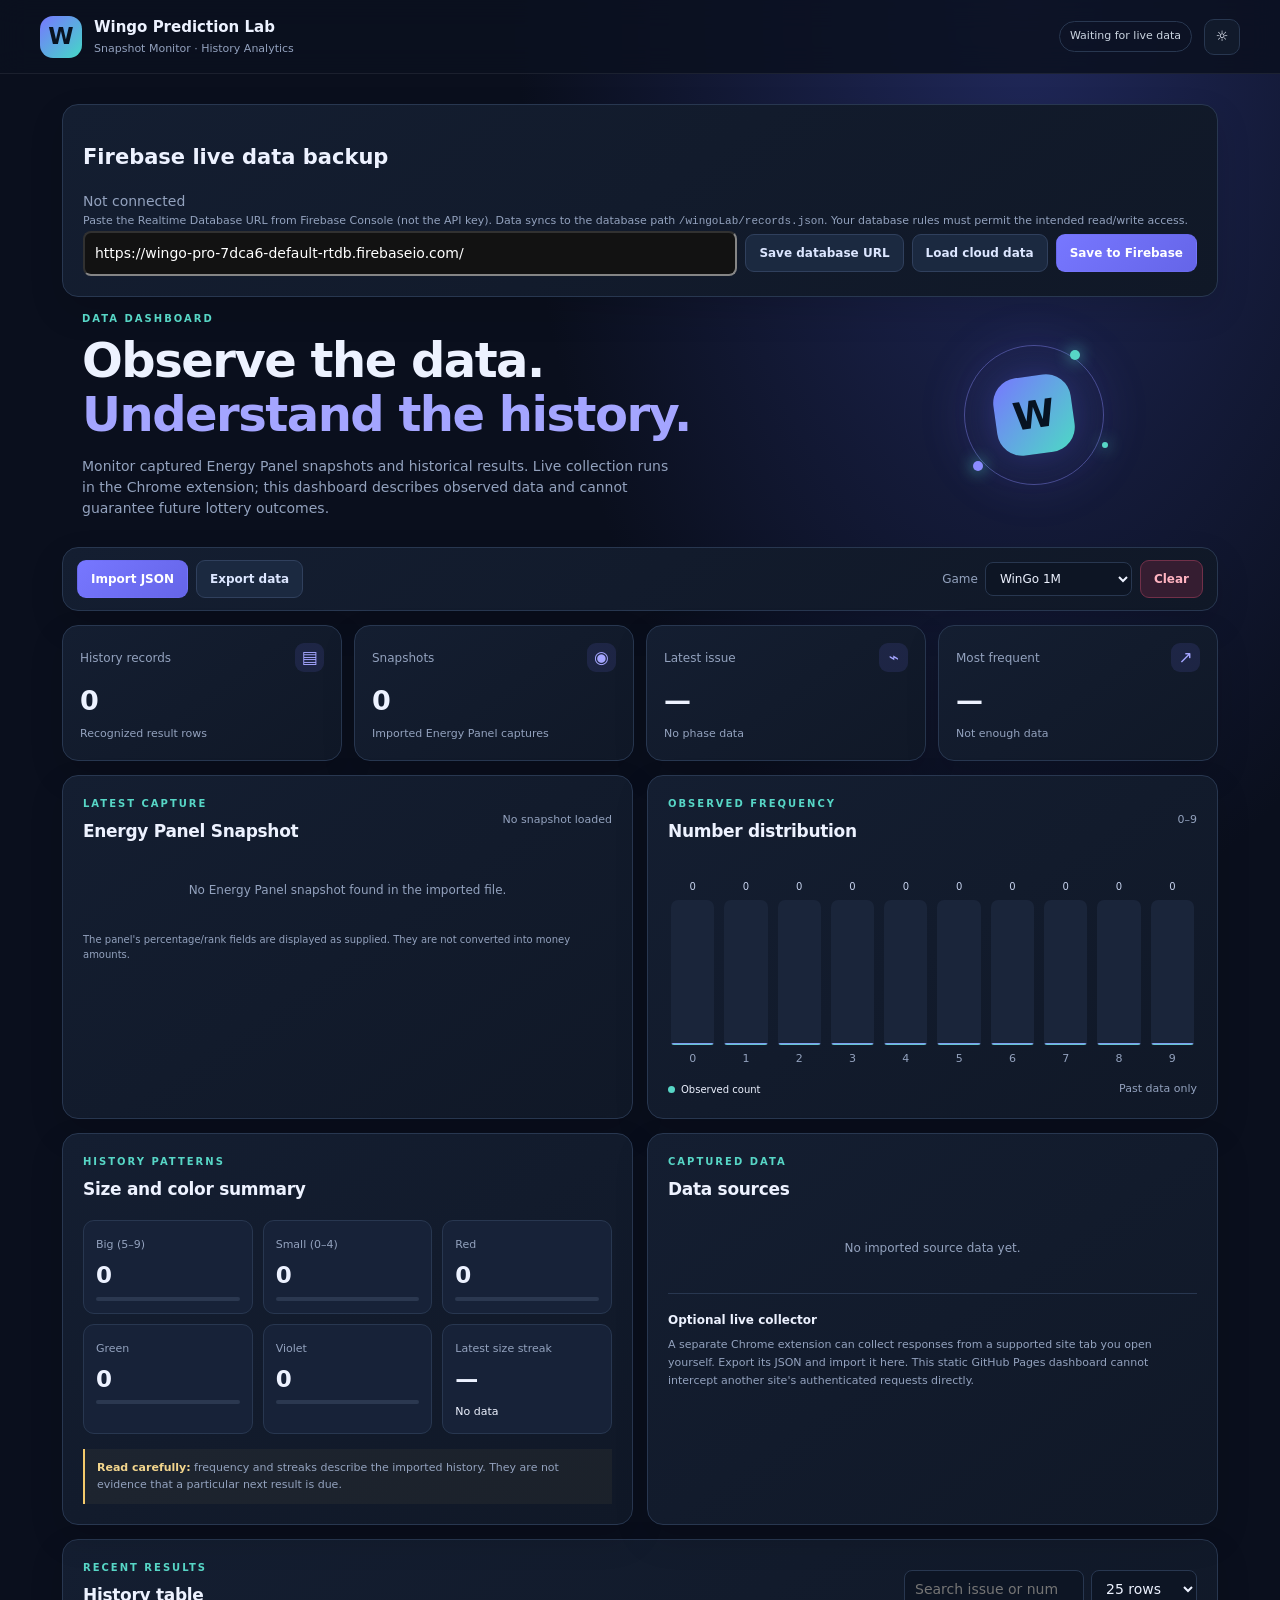
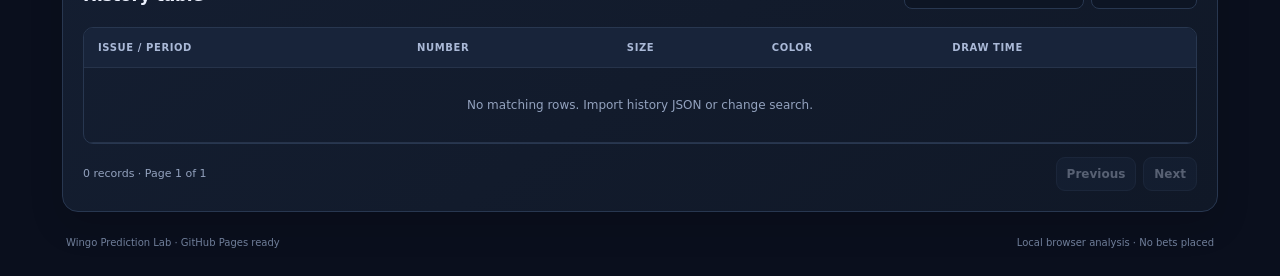
<file: index.html>
<!doctype html>
<html lang="en">
<head>
  <meta charset="utf-8">
  <meta name="viewport" content="width=device-width,initial-scale=1">
  <meta name="theme-color" content="#10172a">
  <meta name="description" content="Wingo Prediction Lab: snapshot data viewer and historical pattern analysis dashboard.">
  <title>Wingo Prediction Lab</title>
  <link rel="stylesheet" href="./styles.css">
</head>
<body>
  <header class="topbar">
    <a class="brand" href="./"><span class="brand-icon">W</span><span><b>Wingo Prediction Lab</b><small>Snapshot Monitor · History Analytics</small></span></a>
    <div class="header-actions"><span id="connectionPill" class="pill neutral">Demo mode</span><button id="themeToggle" class="icon-button" title="Toggle theme" aria-label="Toggle theme">☼</button></div>
  </header>
  <main class="container">

    <section class="panel" id="firebasePanel">
      <div class="line"><h2>Firebase live data backup</h2><span id="firebaseStatus" class="muted">Not connected</span></div>
      <p class="muted compact">Paste the Realtime Database URL from Firebase Console (not the API key). Data syncs to the database path <code>/wingoLab/records.json</code>. Your database rules must permit the intended read/write access.</p>
      <div class="toolbar-left" style="gap:8px;flex-wrap:wrap"><input id="firebaseUrl" type="url" placeholder="https://YOUR-DATABASE-URL.firebasedatabase.app" style="min-width:260px;flex:1;padding:10px;border-radius:8px"><button id="saveFirebaseUrl" class="button secondary">Save database URL</button><button id="firebaseLoad" class="button secondary">Load cloud data</button><button id="firebasePush" class="button">Save to Firebase</button></div>
    </section>
    <section class="hero">
      <div><p class="eyebrow">DATA DASHBOARD</p><h1>Observe the data.<br><span>Understand the history.</span></h1><p class="hero-copy">Monitor captured Energy Panel snapshots and historical results. Live collection runs in the Chrome extension; this dashboard describes observed data and cannot guarantee future lottery outcomes.</p></div>
      <div class="hero-orb" aria-hidden="true"><div class="orb-ring"></div><div class="orb-center">W</div><span class="orb-dot d1"></span><span class="orb-dot d2"></span><span class="orb-dot d3"></span></div>
    </section>
    <section class="toolbar panel">
      <div class="toolbar-left"><label class="file-button">Import JSON <input id="importFile" type="file" accept=".json,application/json"></label><button id="exportData" class="button secondary">Export data</button></div>
      <div class="toolbar-right"><label class="select-label">Game <select id="gameSelect"><option value="WinGo_1M">WinGo 1M</option><option value="WinGo_30S">WinGo 30S</option><option value="all">All imported data</option></select></label><button id="clearData" class="button danger">Clear</button></div>
    </section>
    <section class="metric-grid">
      <article class="metric panel"><div class="metric-head"><span>History records</span><span class="metric-icon">▤</span></div><strong id="metricHistory">0</strong><small>Recognized result rows</small></article>
      <article class="metric panel"><div class="metric-head"><span>Snapshots</span><span class="metric-icon">◉</span></div><strong id="metricSnapshots">0</strong><small>Imported Energy Panel captures</small></article>
      <article class="metric panel"><div class="metric-head"><span>Latest issue</span><span class="metric-icon">⌁</span></div><strong id="metricIssue">—</strong><small id="metricPhase">No phase data</small></article>
      <article class="metric panel"><div class="metric-head"><span>Most frequent</span><span class="metric-icon">↗</span></div><strong id="metricTop">—</strong><small id="metricTopSub">Not enough data</small></article>
    </section>
    <section class="two-col">
      <article class="panel">
        <div class="section-heading"><div><p class="eyebrow">LATEST CAPTURE</p><h2>Energy Panel Snapshot</h2></div><span id="snapshotTime" class="subtle">No snapshot loaded</span></div>
        <div id="snapshotSummary" class="empty-state">No live snapshot yet. Install the Chrome collector and connect it to the Wingo page.</div>
        <div id="snapshotNumbers" class="snapshot-grid"></div>
        <p class="footnote">The panel's percentage/rank fields are displayed as supplied. They are not converted into money amounts.</p>
      </article>
      <article class="panel">
        <div class="section-heading"><div><p class="eyebrow">OBSERVED FREQUENCY</p><h2>Number distribution</h2></div><span class="subtle">0–9</span></div>
        <div id="frequencyChart" class="bar-chart"><p class="empty-state">Load history to build the chart.</p></div>
        <div class="legend"><span><i class="legend-dot"></i>Observed count</span><span class="subtle">Past data only</span></div>
      </article>
    </section>
    <section class="two-col">
      <article class="panel">
        <div class="section-heading"><div><p class="eyebrow">HISTORY PATTERNS</p><h2>Size and color summary</h2></div></div>
        <div class="summary-grid">
          <div class="summary-card"><span class="muted">Big (5–9)</span><strong id="bigCount">0</strong><div class="progress"><i id="bigBar"></i></div></div>
          <div class="summary-card"><span class="muted">Small (0–4)</span><strong id="smallCount">0</strong><div class="progress"><i id="smallBar"></i></div></div>
          <div class="summary-card"><span class="muted">Red</span><strong id="redCount">0</strong><div class="progress"><i id="redBar"></i></div></div>
          <div class="summary-card"><span class="muted">Green</span><strong id="greenCount">0</strong><div class="progress"><i id="greenBar"></i></div></div>
          <div class="summary-card"><span class="muted">Violet</span><strong id="violetCount">0</strong><div class="progress"><i id="violetBar"></i></div></div>
          <div class="summary-card"><span class="muted">Latest size streak</span><strong id="streakValue">—</strong><small id="streakSub">No data</small></div>
        </div>
        <div class="notice"><b>Read carefully:</b> frequency and streaks describe the imported history. They are not evidence that a particular next result is due.</div>
      </article>
      <article class="panel">
        <div class="section-heading"><div><p class="eyebrow">CAPTURED DATA</p><h2>Data sources</h2></div></div>
        <div id="sourceSummary" class="source-list"><div class="empty-state">No imported source data yet.</div></div>
        <div class="divider"></div>
        <h3 class="small-heading">Optional live collector</h3>
        <p class="muted compact">A separate Chrome extension can collect responses from a supported site tab you open yourself. Export its JSON and import it here. This static GitHub Pages dashboard cannot intercept another site's authenticated requests directly.</p>
      </article>
    </section>
    <section class="panel">
      <div class="section-heading history-heading"><div><p class="eyebrow">RECENT RESULTS</p><h2>History table</h2></div><div class="table-tools"><input id="searchHistory" type="search" placeholder="Search issue or number"><select id="pageSize"><option value="25">25 rows</option><option value="50">50 rows</option><option value="100">100 rows</option></select></div></div>
      <div class="table-wrap"><table><thead><tr><th>Issue / period</th><th>Number</th><th>Size</th><th>Color</th><th>Draw time</th></tr></thead><tbody id="historyRows"><tr><td colspan="5" class="empty-cell">No live history yet. Keep the supported Wingo page open while the collector runs.</td></tr></tbody></table></div>
      <div class="table-footer"><span id="tableInfo">0 records</span><div><button id="prevPage" class="button secondary small" disabled>Previous</button><button id="nextPage" class="button secondary small" disabled>Next</button></div></div>
    </section>
    <footer><span>Wingo Prediction Lab · GitHub Pages ready</span><span>Local browser analysis · No bets placed</span></footer>
  </main>
  <div id="toast" class="toast" role="status" aria-live="polite"></div>
  <script src="./app.js"></script>
  <script src="./firebase-sync.js"></script>
</body>
</html>
</file>
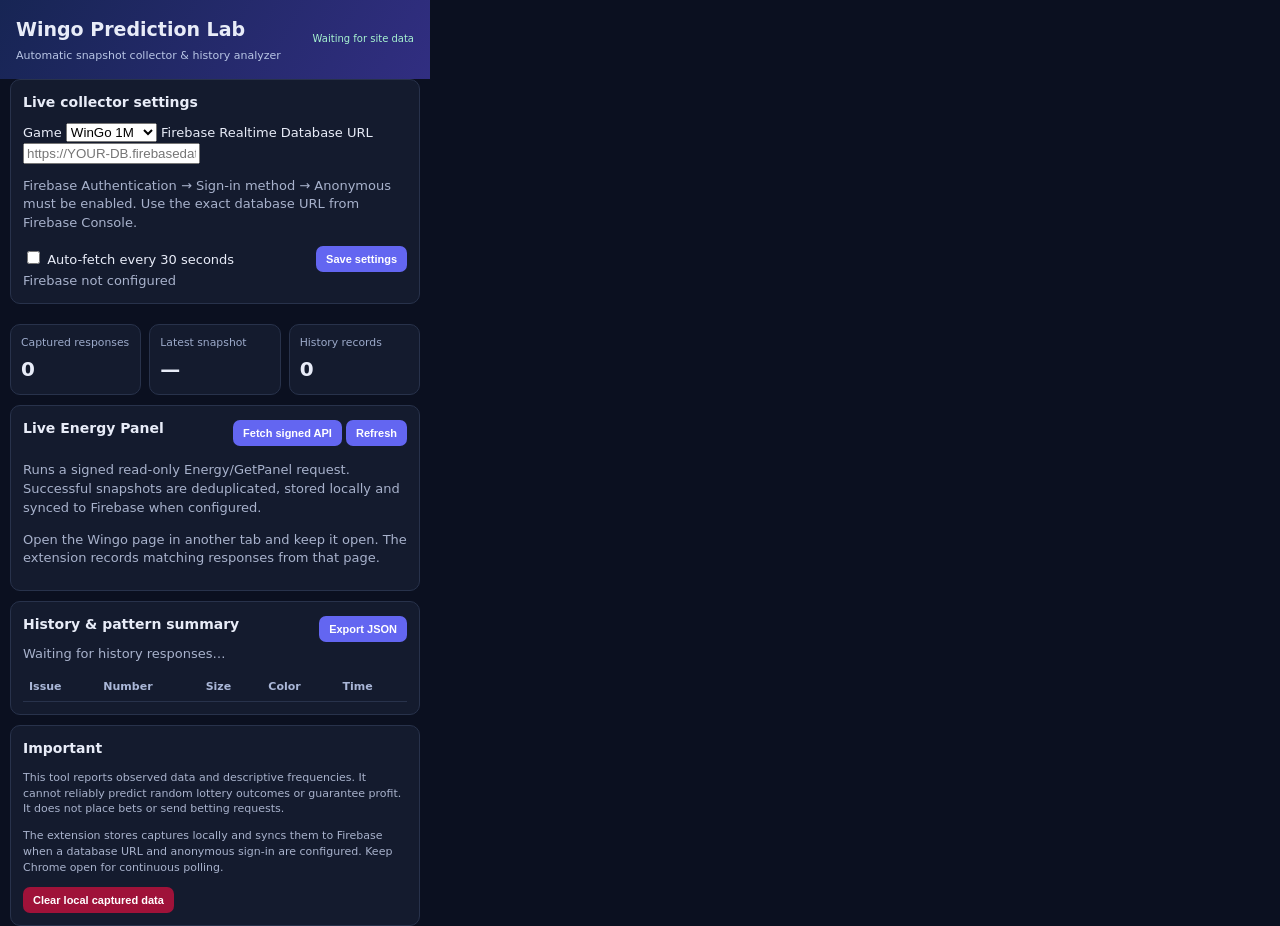
<file: popup.html>
<!doctype html>
<html lang="en">
<head>
<meta charset="utf-8">
<meta name="viewport" content="width=device-width,initial-scale=1">
<title>Wingo Prediction Lab</title>
<link rel="stylesheet" href="popup.css">
</head>
<body>
<header><div><h1>Wingo Prediction Lab</h1><p>Automatic snapshot collector & history analyzer</p></div><span id="status">Waiting for site data</span></header>
<main>
<section class="panel settings"><h2>Live collector settings</h2>
<label>Game <select id="gameCode"><option value="WinGo_1M">WinGo 1M</option><option value="WinGo_30S">WinGo 30S</option></select></label>
<label>Firebase Realtime Database URL <input id="databaseUrl" type="url" placeholder="https://YOUR-DB.firebasedatabase.app"></label>
<p class="muted">Firebase Authentication → Sign-in method → Anonymous must be enabled. Use the exact database URL from Firebase Console.</p>
<div class="line"><label><input type="checkbox" id="autoEnabled"> Auto-fetch every 30 seconds</label><button id="saveSettings">Save settings</button></div>
<div id="firebaseStatus" class="muted">Firebase not configured</div></section>
<section class="metrics">
<div class="metric"><small>Captured responses</small><strong id="total">0</strong></div>
<div class="metric"><small>Latest snapshot</small><strong id="snap">—</strong></div>
<div class="metric"><small>History records</small><strong id="historyCount">0</strong></div>
</section>
<section class="panel">
<div class="line"><h2>Live Energy Panel</h2><div><button id="fetchLive">Fetch signed API</button> <button id="refresh">Refresh</button></div></div><p class="muted">Runs a signed read-only Energy/GetPanel request. Successful snapshots are deduplicated, stored locally and synced to Firebase when configured.</p>
<div id="snapshot" class="muted">Open the Wingo page in another tab and keep it open. The extension records matching responses from that page.</div>
<div id="numbers" class="numbers"></div>
</section>
<section class="panel">
<div class="line"><h2>History & pattern summary</h2><button id="export">Export JSON</button></div>
<div id="analysis" class="muted">Waiting for history responses…</div>
<div class="tablewrap"><table><thead><tr><th>Issue</th><th>Number</th><th>Size</th><th>Color</th><th>Time</th></tr></thead><tbody id="rows"></tbody></table></div>
</section>
<section class="panel note">
<h2>Important</h2>
<p>This tool reports observed data and descriptive frequencies. It cannot reliably predict random lottery outcomes or guarantee profit. It does not place bets or send betting requests.</p>
<p>The extension stores captures locally and syncs them to Firebase when a database URL and anonymous sign-in are configured. Keep Chrome open for continuous polling.</p>
<button id="clear" class="danger">Clear local captured data</button>
</section>
</main>
<script src="popup.js"></script>
</body></html>
</file>
<file: styles.css>
:root{color-scheme:dark;--bg:#0a0f1d;--panel:#111a2b;--panel2:#172238;--border:#283750;--text:#edf2ff;--muted:#93a2be;--accent:#8b8cff;--accent2:#57d6c6;--danger:#fb7185;--shadow:0 14px 34px #0002}*{box-sizing:border-box}body{margin:0;background:radial-gradient(ellipse at 80% 0%,#20285a 0,transparent 35%),var(--bg);color:var(--text);font:14px/1.5 Inter,ui-sans-serif,system-ui,-apple-system,"Segoe UI",sans-serif}button,input,select{font:inherit}.topbar{height:74px;display:flex;align-items:center;justify-content:space-between;padding:0 max(22px,calc((100% - 1200px)/2));border-bottom:1px solid #ffffff12;background:#0b1120dd;backdrop-filter:blur(14px);position:sticky;top:0;z-index:10}.brand{display:flex;align-items:center;gap:12px;text-decoration:none;color:inherit}.brand-icon{display:grid;place-items:center;width:42px;height:42px;border-radius:13px;background:linear-gradient(135deg,#7777ff,#44d9c6);font-weight:900;font-size:23px;color:#081321}.brand b,.brand small{display:block}.brand b{font-size:15px}.brand small{color:var(--muted);font-size:11px;margin-top:2px}.header-actions{display:flex;align-items:center;gap:12px}.pill{padding:6px 10px;border:1px solid var(--border);border-radius:99px;font-size:11px}.pill.neutral{color:#cbd5e1}.icon-button{background:var(--panel);color:var(--text);border:1px solid var(--border);border-radius:10px;width:36px;height:36px;cursor:pointer}.container{max-width:1200px;margin:auto;padding:30px 22px 22px}.hero{display:flex;align-items:center;justify-content:space-between;min-height:220px;padding:14px 20px 28px}.eyebrow{font-size:10px;letter-spacing:2px;font-weight:800;color:var(--accent2);margin:0 0 8px}.hero h1{font-size:clamp(32px,4vw,48px);line-height:1.12;letter-spacing:-1.5px;margin:0}.hero h1 span{color:#a4a5ff}.hero-copy{max-width:600px;color:var(--muted);margin:15px 0 0}.hero-orb{width:150px;height:150px;margin-right:8%;position:relative;display:grid;place-items:center}.orb-ring{position:absolute;inset:5px;border:1px solid #8b8cff70;border-radius:50%;box-shadow:0 0 50px #6d6bff22,inset 0 0 40px #6d6bff15}.orb-center{display:grid;place-items:center;width:78px;height:78px;border-radius:25px;transform:rotate(-8deg);background:linear-gradient(135deg,#7777ff,#4cdac4);color:#071322;font-weight:900;font-size:38px;box-shadow:0 0 38px #6e71ff55}.orb-dot{position:absolute;width:10px;height:10px;border-radius:50%;background:var(--accent2);box-shadow:0 0 15px var(--accent2)}.d1{top:10px;right:29px}.d2{bottom:19px;left:14px;background:var(--accent)}.d3{right:1px;bottom:42px;width:6px;height:6px}.panel{background:linear-gradient(145deg,#141e31,#101827);border:1px solid var(--border);border-radius:16px;padding:20px;box-shadow:var(--shadow);min-width:0}.toolbar{display:flex;justify-content:space-between;align-items:center;gap:12px;padding:12px 14px;margin-bottom:14px}.toolbar-left,.toolbar-right{display:flex;align-items:center;gap:8px;flex-wrap:wrap}.button,.file-button{display:inline-flex;align-items:center;justify-content:center;gap:6px;border:1px solid transparent;border-radius:9px;background:linear-gradient(135deg,#7777ff,#6565e8);color:white;padding:9px 13px;font-size:12px;font-weight:700;cursor:pointer;text-decoration:none}.file-button input{display:none}.button.secondary{background:#1b2940;border-color:#30405d;color:#dce6ff}.button.danger{background:#351d31;border-color:#713049;color:#ffb4c1}.button:disabled{opacity:.35;cursor:not-allowed}.select-label{display:flex;align-items:center;gap:7px;color:var(--muted);font-size:12px}.select-label select,.table-tools select,.table-tools input{background:#0d1524;color:var(--text);border:1px solid var(--border);border-radius:8px;padding:8px 10px;outline:none}.metric-grid{display:grid;grid-template-columns:repeat(4,minmax(0,1fr));gap:12px;margin-bottom:14px}.metric{padding:17px}.metric-head{display:flex;align-items:center;justify-content:space-between;color:var(--muted);font-size:12px}.metric-icon{display:grid;place-items:center;width:29px;height:29px;border-radius:9px;background:#7777ff20;color:#a5a6ff;font-size:17px}.metric strong{display:block;font-size:27px;letter-spacing:-.7px;margin:9px 0 0;overflow:hidden;text-overflow:ellipsis;white-space:nowrap}.metric small{color:var(--muted);font-size:11px}.two-col{display:grid;grid-template-columns:1fr 1fr;gap:14px;margin-bottom:14px}.section-heading{display:flex;align-items:center;justify-content:space-between;gap:12px;margin-bottom:18px}.section-heading h2{font-size:17px;letter-spacing:-.3px;margin:0}.subtle,.muted{color:var(--muted)}.subtle{font-size:11px}.empty-state{padding:19px 10px;text-align:center;color:var(--muted);font-size:12px}.snapshot-grid{display:grid;grid-template-columns:repeat(5,minmax(0,1fr));gap:8px}.snapshot-tile{background:#1a2840;border:1px solid #30405a;border-radius:10px;padding:10px 5px;text-align:center}.snapshot-tile b{font-size:20px;display:block}.snapshot-tile small{display:block;color:var(--muted);font-size:10px;margin-top:3px}.footnote{color:var(--muted);font-size:10px;margin:14px 0 0}.bar-chart{height:205px;display:flex;align-items:stretch;gap:10px;padding:10px 3px 0}.bar-item{display:flex;flex:1;min-width:0;flex-direction:column;align-items:center;justify-content:flex-end;gap:6px}.bar-value{font-size:10px;color:#c6d2ed}.bar-track{height:145px;width:100%;display:flex;align-items:flex-end;background:#1a253a;border-radius:7px 7px 3px 3px;overflow:hidden}.bar-fill{width:100%;min-height:2px;background:linear-gradient(0deg,#5bd8c4,#8b8cff);border-radius:6px 6px 0 0;transition:height .25s}.bar-label{font-size:11px;color:var(--muted)}.legend{display:flex;align-items:center;justify-content:space-between;font-size:10px;margin-top:14px}.legend-dot{display:inline-block;width:7px;height:7px;background:var(--accent2);border-radius:50%;margin-right:6px}.summary-grid{display:grid;grid-template-columns:repeat(3,minmax(0,1fr));gap:10px}.summary-card{padding:12px;background:#172238;border:1px solid #283750;border-radius:11px}.summary-card span,.summary-card small{font-size:11px}.summary-card strong{display:block;font-size:23px;margin:4px 0}.progress{height:4px;background:#2b3850;border-radius:9px;overflow:hidden}.progress i{display:block;width:0;height:100%;background:linear-gradient(90deg,#6b70ff,#53d7c5);border-radius:9px}.notice{margin-top:15px;padding:11px 12px;border-left:2px solid #f3c96b;background:#f3c96b0c;color:var(--muted);font-size:11px}.notice b{color:#f3d68d}.source-list{display:grid;gap:9px}.source-item{display:flex;justify-content:space-between;gap:12px;padding:12px;background:#172238;border:1px solid #283750;border-radius:10px}.source-item b{font-size:12px;overflow-wrap:anywhere}.source-item small{display:block;color:var(--muted);font-size:10px;margin-top:3px}.source-count{white-space:nowrap;color:var(--accent2);font-size:11px}.divider{height:1px;background:var(--border);margin:17px 0}.small-heading{font-size:12px;margin:0 0 7px}.compact{font-size:11px;line-height:1.6;margin:0}.history-heading{align-items:end}.table-tools{display:flex;gap:7px}.table-tools input{width:180px}.table-wrap{overflow:auto;max-height:450px;border:1px solid var(--border);border-radius:10px}table{width:100%;border-collapse:collapse;white-space:nowrap;font-size:12px}th,td{padding:12px 14px;text-align:left;border-bottom:1px solid #26334a}th{position:sticky;top:0;background:#18243a;color:#aab9d7;font-size:10px;text-transform:uppercase;letter-spacing:.6px;z-index:1}tbody tr:hover{background:#ffffff05}.number-chip{display:inline-grid;place-items:center;width:27px;height:27px;border-radius:50%;font-weight:800;background:#26314a}.number-chip.red{color:#ff899a;background:#5a2738}.number-chip.green{color:#69e0b6;background:#164638}.number-chip.violet{color:#d4a2ff;background:#432c60}.size-chip{padding:3px 7px;border-radius:6px;font-size:10px}.size-chip.big{background:#3a2d56;color:#d4b3ff}.size-chip.small{background:#183c4b;color:#8ce2e4}.empty-cell{text-align:center;color:var(--muted);padding:28px}.table-footer{display:flex;align-items:center;justify-content:space-between;margin-top:13px;color:var(--muted);font-size:11px}.table-footer>div{display:flex;gap:7px}.button.small{padding:7px 10px}footer{display:flex;justify-content:space-between;gap:12px;color:#6f7e99;font-size:10px;padding:23px 4px 5px}.toast{position:fixed;bottom:22px;left:50%;transform:translate(-50%,20px);padding:11px 16px;background:#e5e7eb;color:#111827;border-radius:9px;box-shadow:var(--shadow);font-size:12px;opacity:0;pointer-events:none;transition:.2s;z-index:30}.toast.show{opacity:1;transform:translate(-50%,0)}body.light{color-scheme:light;--bg:#f2f5fb;--panel:#fff;--panel2:#f3f6fc;--border:#dce3f0;--text:#17223b;--muted:#66748e;--shadow:0 10px 25px #2938580b;background:radial-gradient(ellipse at 80% 0%,#e2e4ff 0,transparent 35%),var(--bg)}body.light .topbar{background:#ffffffdc;border-color:var(--border)}body.light .panel{background:#fff}body.light .metric-icon{background:#7777ff14}body.light .button.secondary,body.light .snapshot-tile,body.light .summary-card,body.light .source-item{background:#f4f6fc;color:#27334b;border-color:#dce3f0}body.light .select-label select,body.light .table-tools select,body.light .table-tools input{background:white;color:#17223b}body.light th{background:#f4f6fc;color:#566581}body.light td{border-color:#e7ebf3}body.light .bar-track{background:#edf0f7}body.light .notice{background:#fffaf0}body.light .icon-button{background:white;color:#17223b;border-color:var(--border)}@media(max-width:850px){.metric-grid{grid-template-columns:repeat(2,minmax(0,1fr))}.two-col{grid-template-columns:1fr}.hero-orb{margin-right:2%}.toolbar{align-items:flex-start;flex-direction:column}.toolbar-right{width:100%;justify-content:space-between}}@media(max-width:520px){.topbar{padding:0 14px}.container{padding:18px 12px}.hero{padding:10px 4px 22px;min-height:180px}.hero-orb{width:85px;height:85px;margin:0 5px 0 0}.orb-center{width:48px;height:48px;font-size:25px;border-radius:15px}.orb-ring{inset:0}.hero h1{font-size:29px}.hero-copy{font-size:12px}.hero-orb .d1{top:0;right:10px}.d2{bottom:3px;left:3px}.panel{padding:14px}.summary-grid{grid-template-columns:repeat(2,minmax(0,1fr))}.history-heading{align-items:flex-start;flex-direction:column}.table-tools{width:100%}.table-tools input{min-width:0;width:100%}.table-tools select{flex-shrink:0}.snapshot-grid{grid-template-columns:repeat(5,minmax(0,1fr));gap:4px}.snapshot-tile{padding:8px 2px}.snapshot-tile b{font-size:16px}.snapshot-tile small{font-size:9px}.metric strong{font-size:22px}footer{flex-direction:column}.header-actions{gap:6px}.brand b{font-size:13px}.brand small{font-size:10px}}
</file>
<file: popup.css>
*{box-sizing:border-box}body{margin:0;width:430px;max-height:650px;overflow:auto;background:#0b1020;color:#e8ecf8;font:13px/1.45 system-ui,Segoe UI,sans-serif}header{padding:16px;background:linear-gradient(120deg,#172554,#312e81);display:flex;justify-content:space-between;gap:10px;align-items:center}h1{font-size:19px;margin:0}header p{margin:4px 0 0;color:#b8c5e5;font-size:11px}#status{font-size:10px;color:#a7f3d0;text-align:right}.metrics{display:grid;grid-template-columns:repeat(3,1fr);gap:8px;padding:10px}.metric,.panel{background:#141b2e;border:1px solid #28324b;border-radius:10px}.metric{padding:10px}.metric small{display:block;color:#9caaca}.metric strong{display:block;font-size:20px;margin-top:4px}.panel{margin:0 10px 10px;padding:12px}.line{display:flex;justify-content:space-between;align-items:center;gap:8px}h2{font-size:14px;margin:0 0 10px}button{border:0;border-radius:7px;background:#6366f1;color:white;padding:7px 10px;cursor:pointer;font-weight:600;font-size:11px}.danger{background:#9f1239}.muted{color:#a8b2cc}.numbers{display:grid;grid-template-columns:repeat(5,1fr);gap:6px;margin-top:10px}.ball{border-radius:8px;padding:7px 3px;text-align:center;background:#202a43}.ball strong{font-size:17px;display:block}.ball small{font-size:10px;color:#b8c4df}.tablewrap{max-height:220px;overflow:auto;margin-top:10px}table{border-collapse:collapse;width:100%;font-size:11px}th,td{text-align:left;padding:6px;border-bottom:1px solid #28324b}th{position:sticky;top:0;background:#141b2e;color:#aab7d8}.note p{color:#a8b2cc;font-size:11px}.tag{padding:2px 5px;border-radius:5px;background:#25304a}.green{color:#6ee7b7}.red{color:#fda4af}.yellow{color:#fde68a}
</file>
